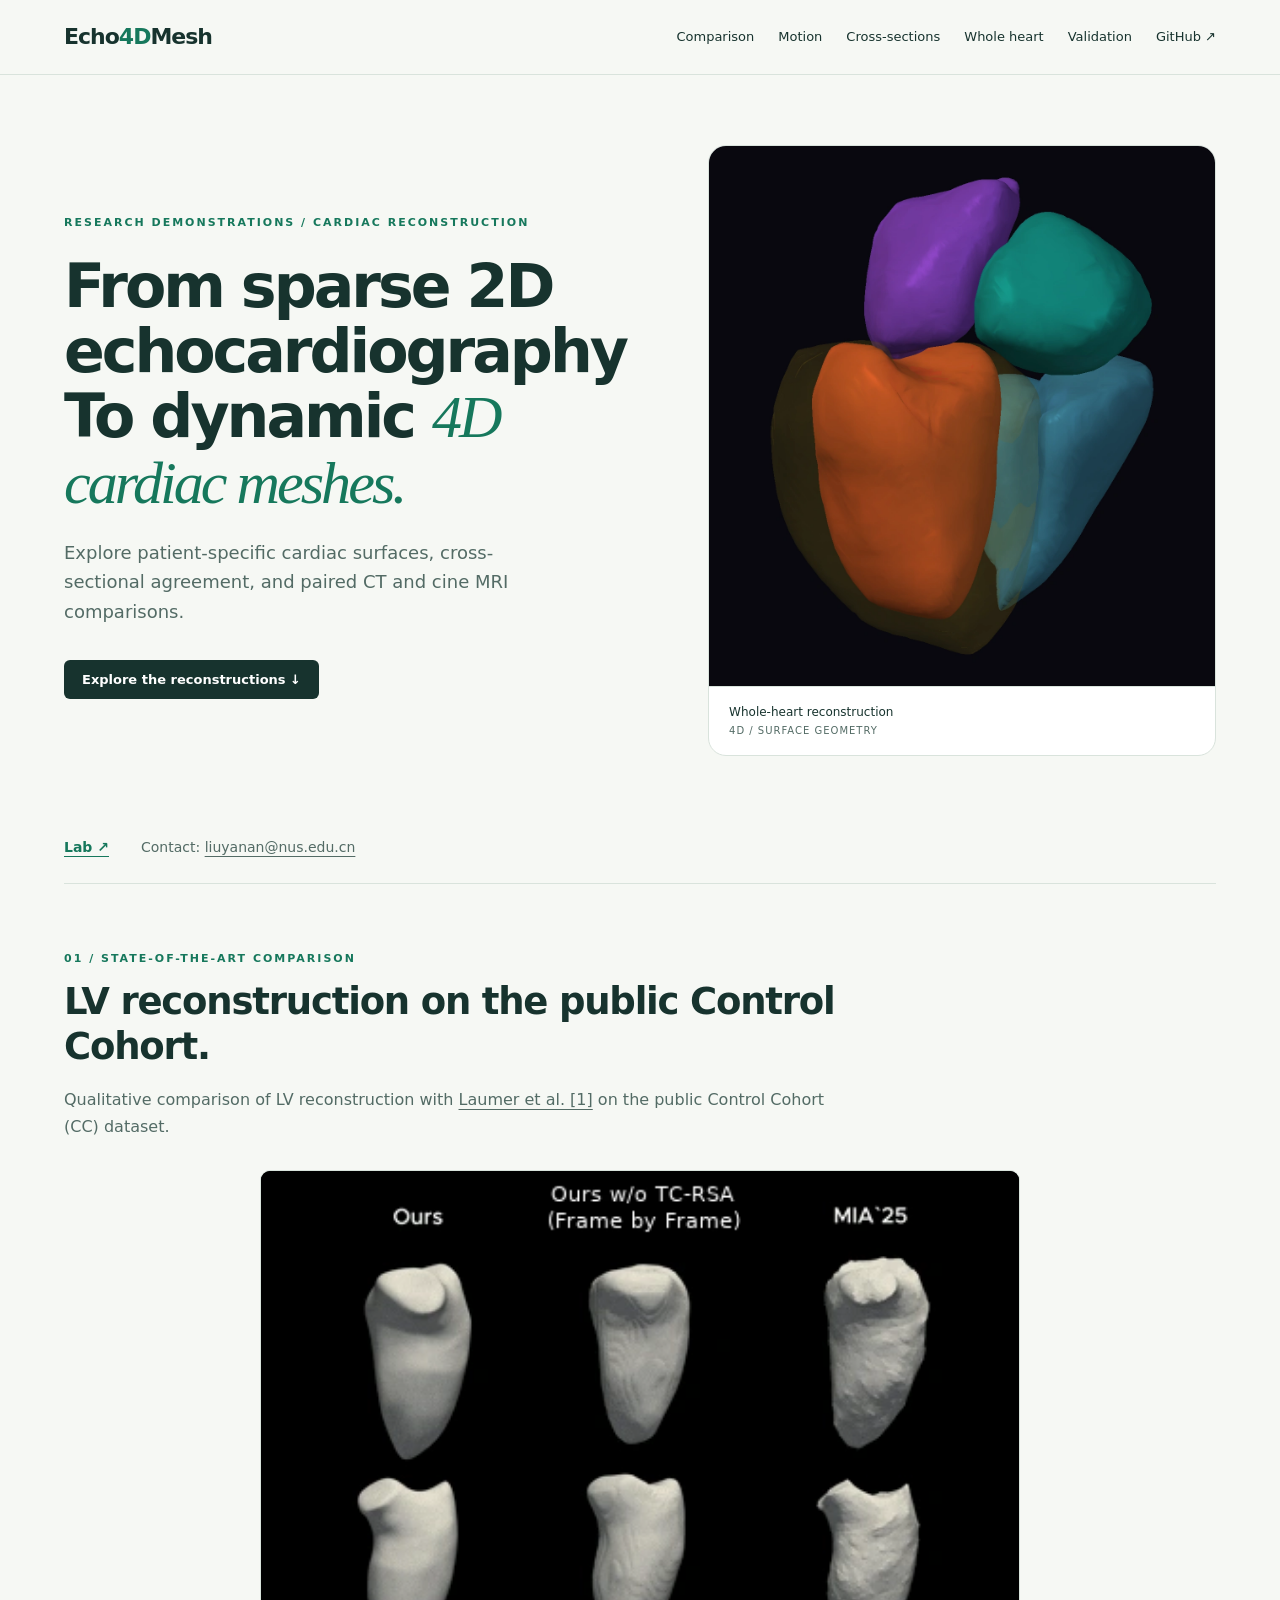
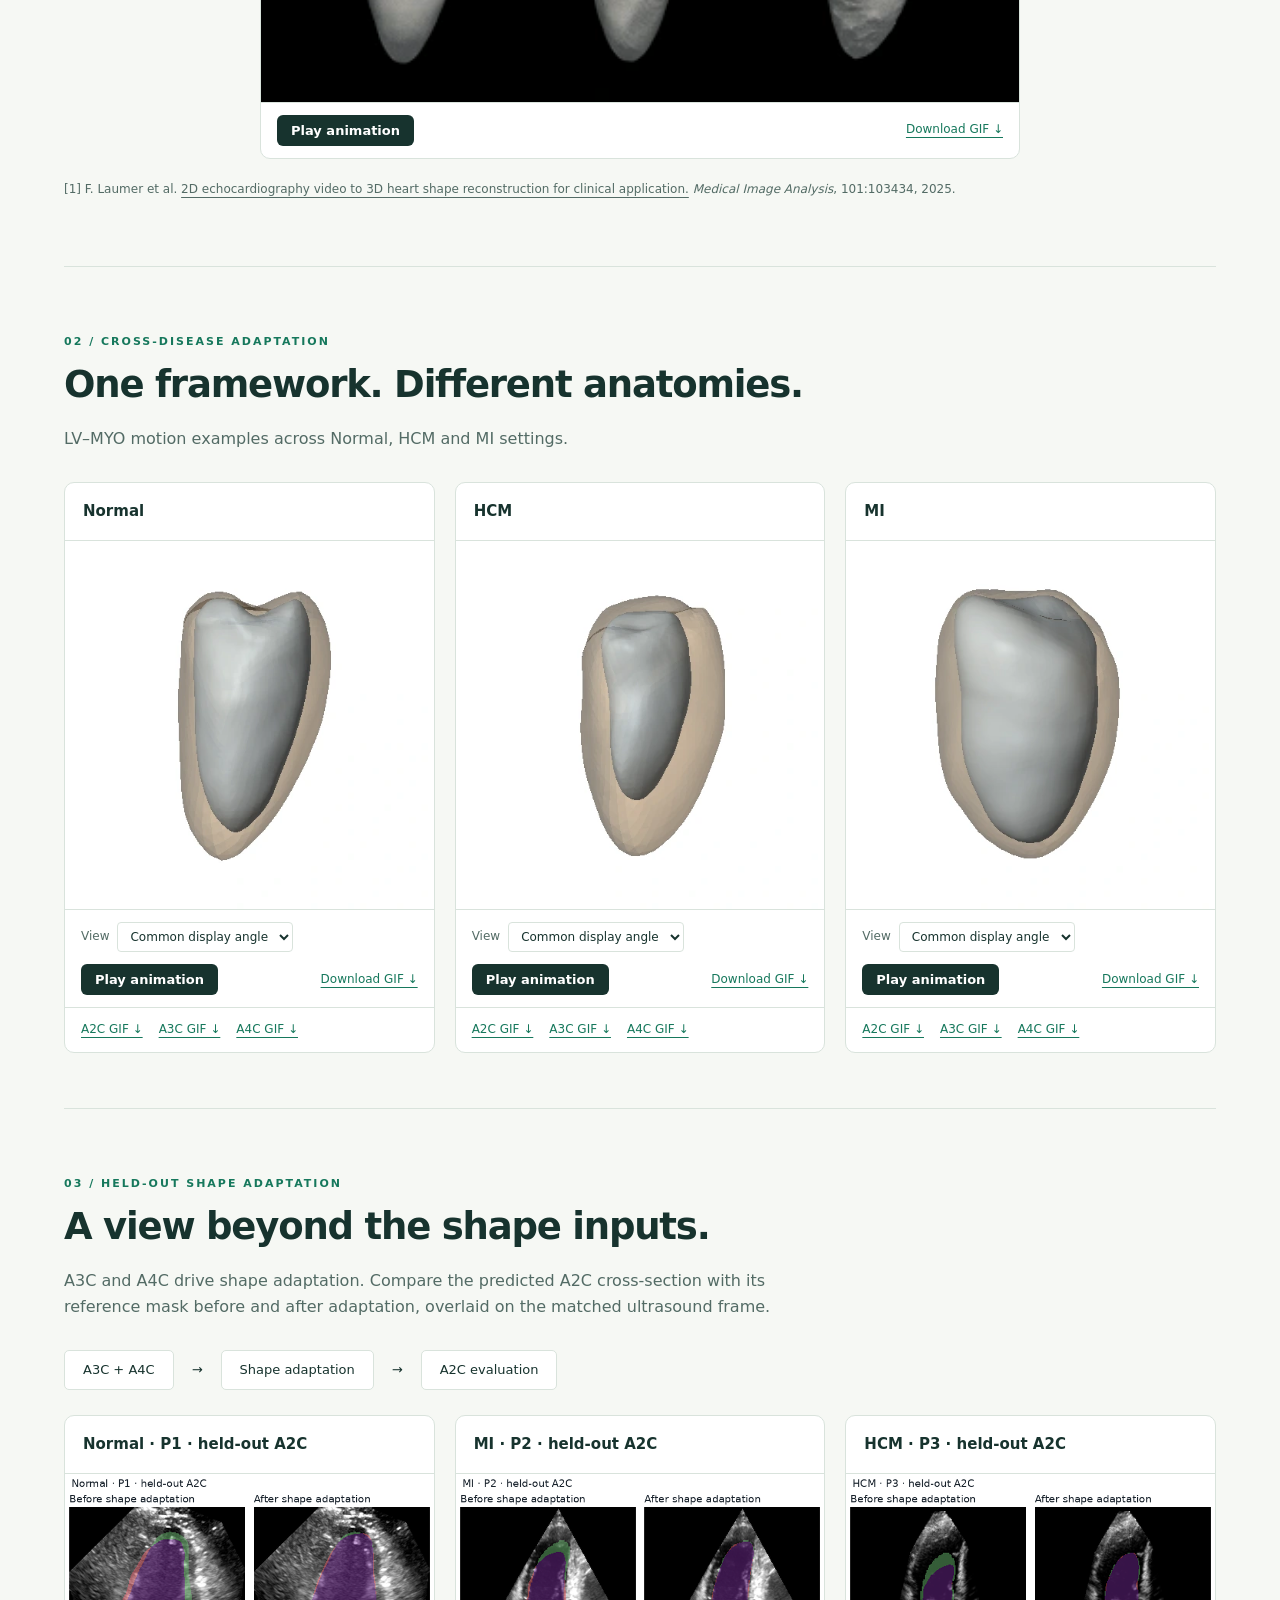
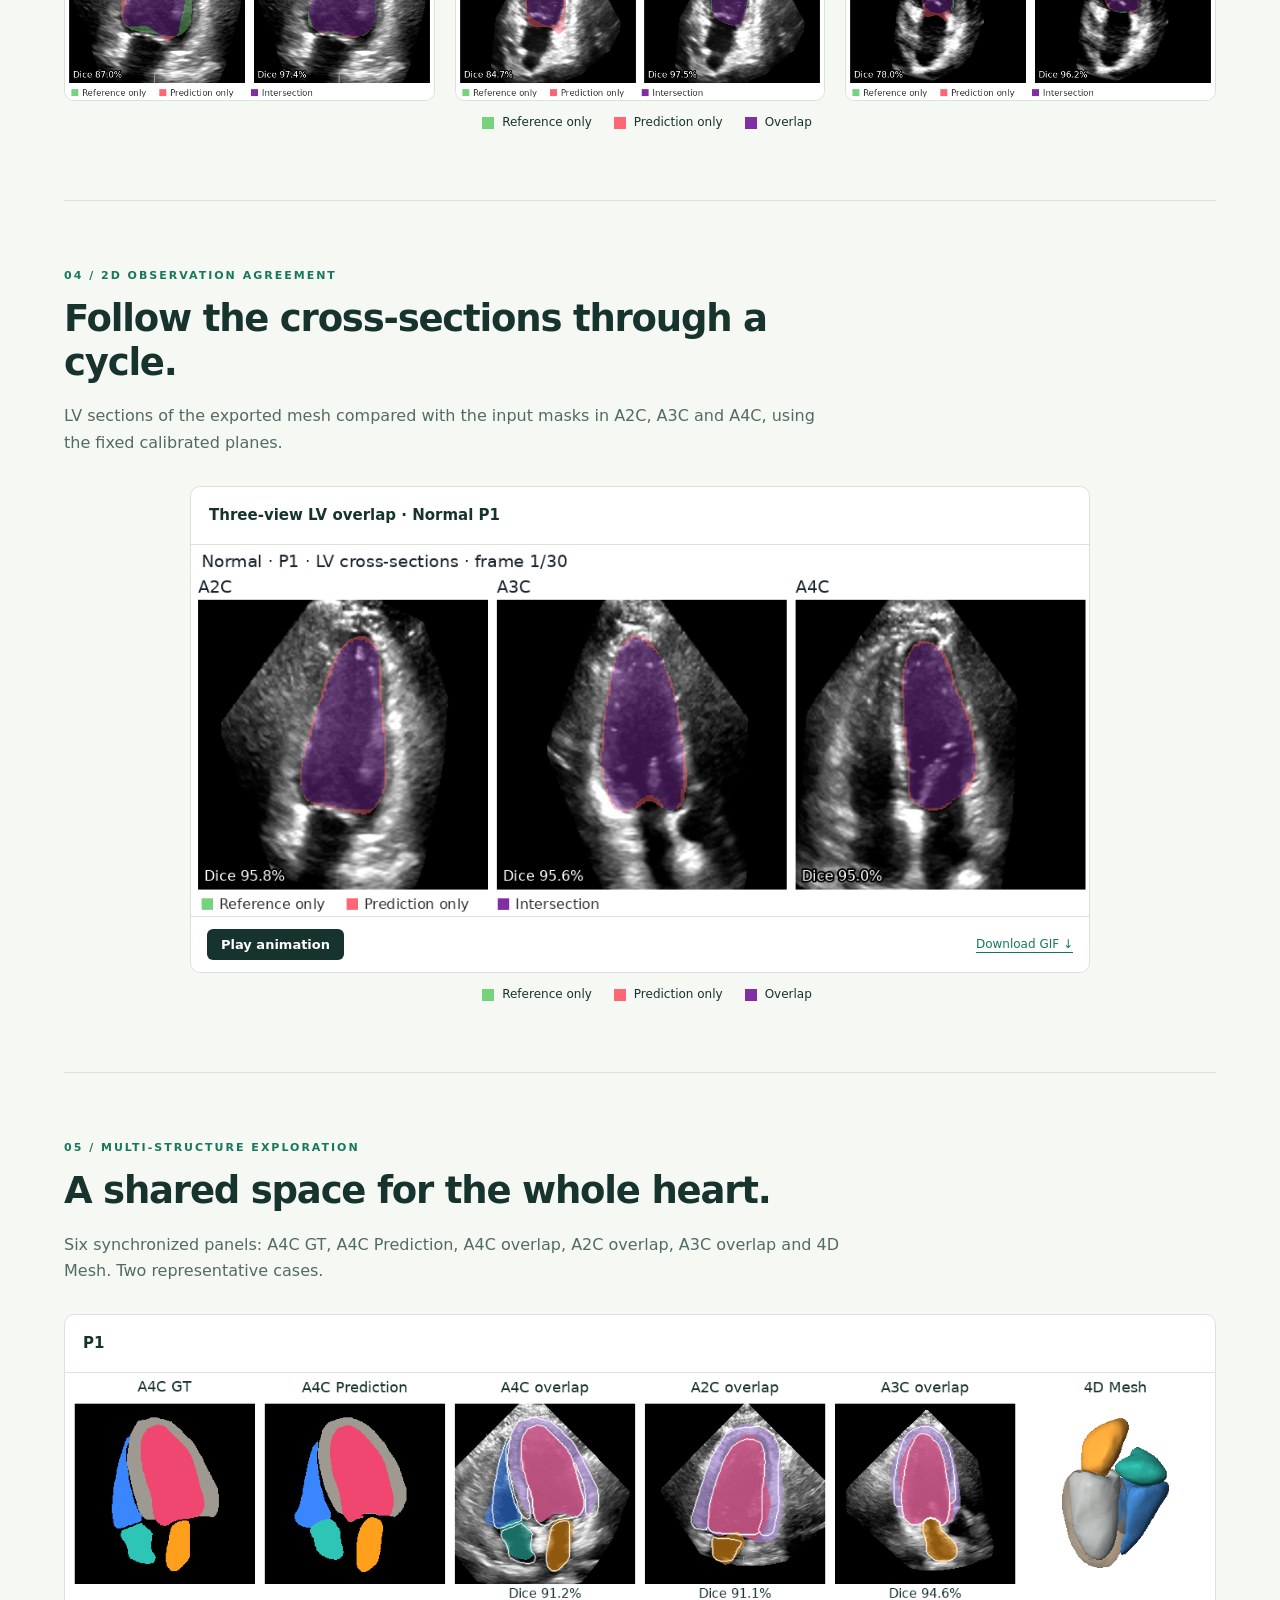
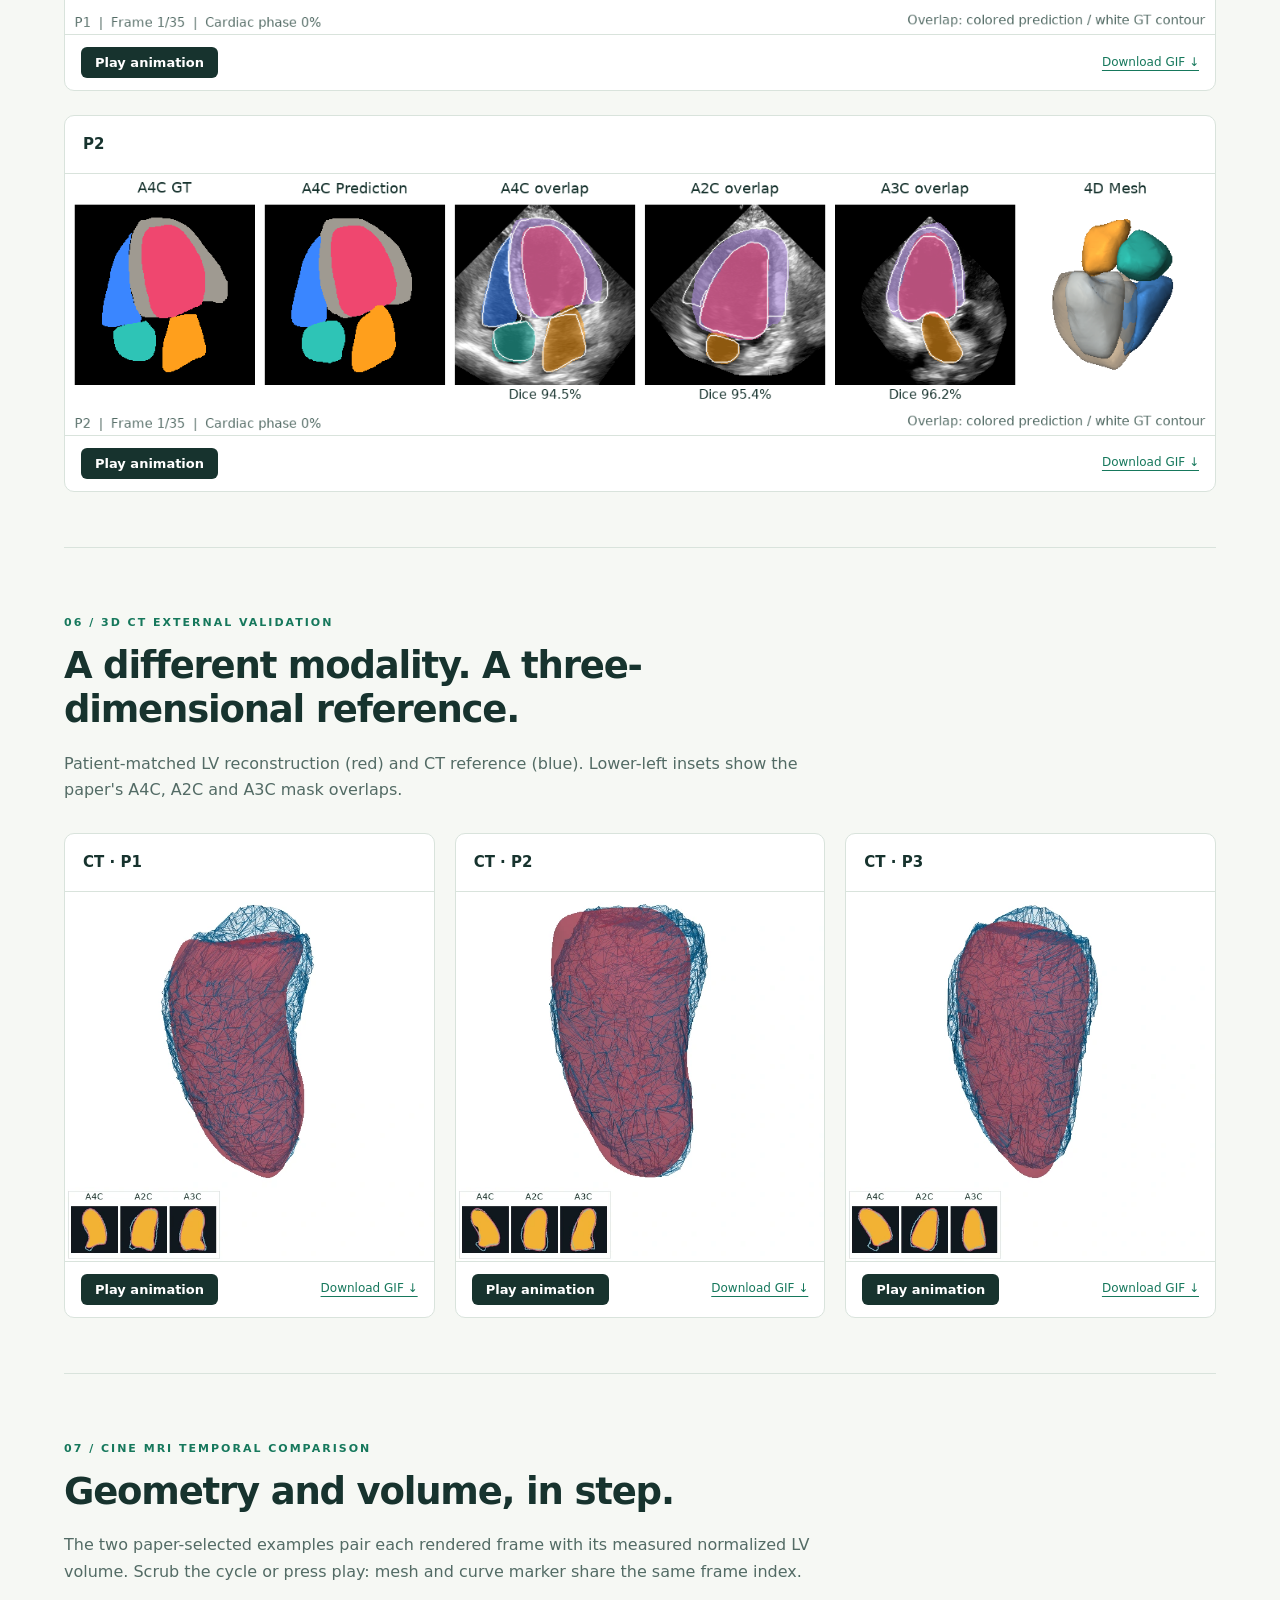
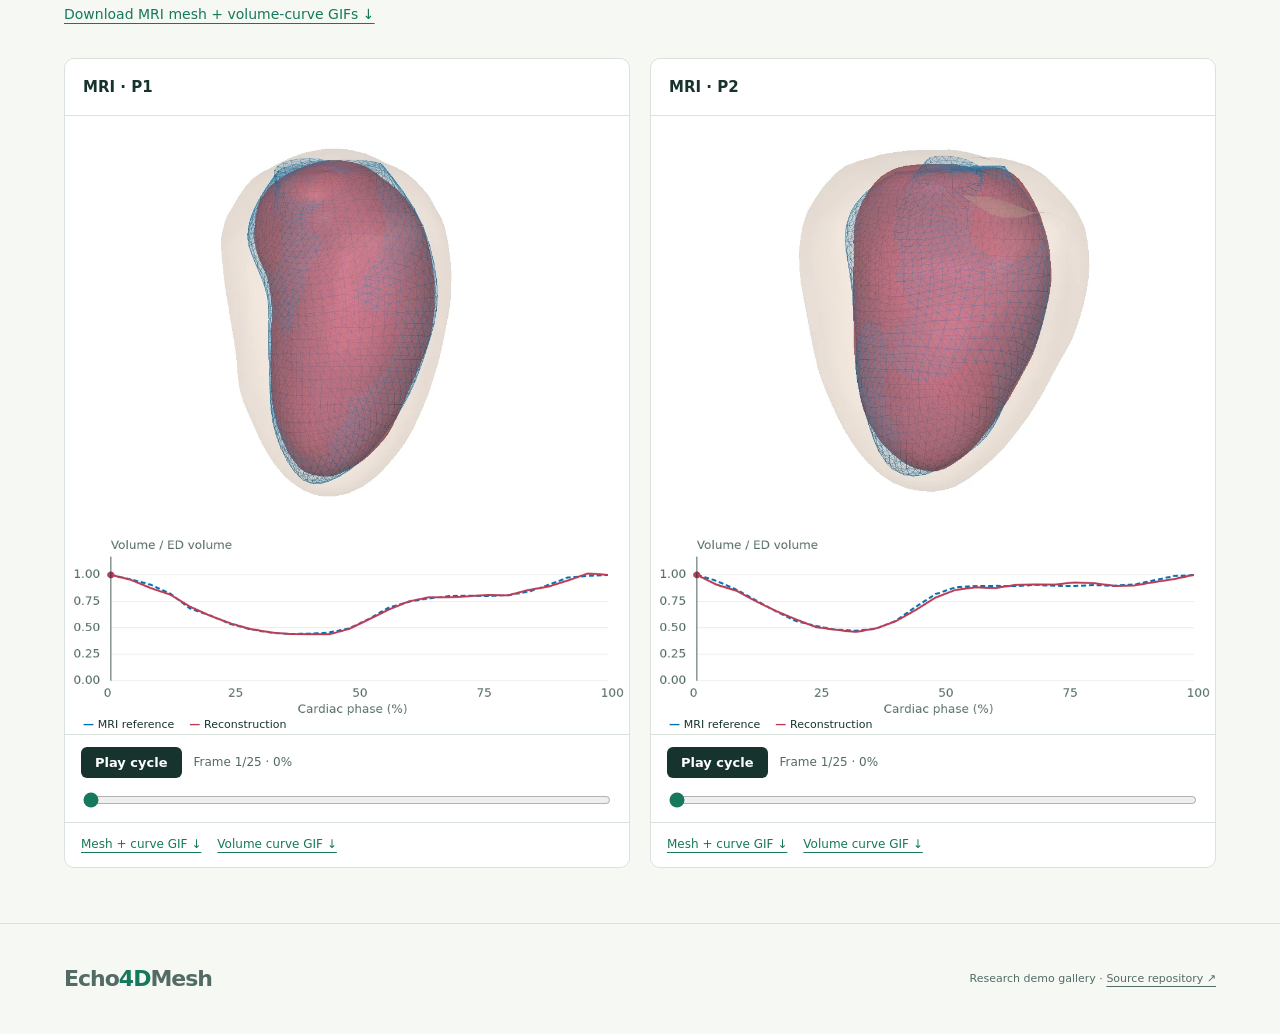
<file: docs/index.html>
<!doctype html>
<html lang="en"><head><meta charset="utf-8"><meta name="viewport" content="width=device-width, initial-scale=1"><meta name="description" content="Echo4DMesh: from sparse 2D echocardiography to dynamic 4D cardiac meshes. Research demonstrations from sparse-view masks."><title>From Sparse 2D Echocardiography to Dynamic 4D Cardiac Meshes · Echo4DMesh</title><link rel="stylesheet" href="style.css?v=wholeheart-gtfilled-20261106"><script defer src="data.js?v=wholeheart-gtfilled-20261106"></script><script defer src="app.js?v=wholeheart-gtfilled-20261106"></script></head>
<body><header><a class="brand" href="#">Echo<span>4D</span>Mesh</a><nav aria-label="Main navigation"><a href="#comparison">Comparison</a><a href="#clinical">Motion</a><a href="#overlap">Cross-sections</a><a href="#wholeheart">Whole heart</a><a href="#validation">Validation</a><a href="https://github.com/lya19971103/Echo4DMesh">GitHub ↗</a></nav></header>
<main><section class="hero"><div><p class="eyebrow">RESEARCH DEMONSTRATIONS / CARDIAC RECONSTRUCTION</p><h1>From sparse 2D echocardiography<br>To dynamic <em>4D cardiac meshes.</em></h1><p class="intro">Explore patient-specific cardiac surfaces, cross-sectional agreement, and paired CT and cine MRI comparisons.</p><a class="button" href="#comparison">Explore the reconstructions ↓</a></div><figure class="hero-media"><img src="assets/wholeheart-cover.webp" alt="Whole-heart reconstruction with translucent colored surfaces on a dark background"><figcaption>Whole-heart reconstruction<span>4D / surface geometry</span></figcaption></figure></section>
<div class="project-links" aria-label="Lab and contact"><a href="https://digitalheartlab.com/">Lab ↗</a><span>Contact: <a href="mailto:liuyanan@nus.edu.cn">liuyanan@nus.edu.cn</a></span></div>
<section id="comparison"><div class="section-head"><p class="eyebrow">01 / STATE-OF-THE-ART COMPARISON</p><h2>LV reconstruction on the public Control Cohort.</h2><p>Qualitative comparison of LV reconstruction with <a href="#ref-mia25">Laumer et al. [1]</a> on the public Control Cohort (CC) dataset.</p></div><div id="comparison-player" class="comparison-block"></div><p class="note" id="ref-mia25">[1] F. Laumer et al. <a href="https://doi.org/10.1016/j.media.2024.103434">2D echocardiography video to 3D heart shape reconstruction for clinical application.</a> <em>Medical Image Analysis</em>, 101:103434, 2025.</p></section>
<section id="clinical"><div class="section-head"><p class="eyebrow">02 / CROSS-DISEASE ADAPTATION</p><h2>One framework. Different anatomies.</h2><p>LV–MYO motion examples across Normal, HCM and MI settings.</p></div><div id="clinical-grid" class="grid three"></div></section>
<section id="heldout"><div class="section-head"><p class="eyebrow">03 / HELD-OUT SHAPE ADAPTATION</p><h2>A view beyond the shape inputs.</h2><p>A3C and A4C drive shape adaptation. Compare the predicted A2C cross-section with its reference mask before and after adaptation, overlaid on the matched ultrasound frame.</p></div><div class="protocol"><span>A3C + A4C</span><span aria-hidden="true">→</span><span>Shape adaptation</span><span aria-hidden="true">→</span><span>A2C evaluation</span></div><div id="heldout-grid" class="grid three"></div><p class="legend"><i class="green"></i>Reference only <i class="red"></i>Prediction only <i class="purple"></i>Overlap</p></section>
<section id="overlap"><div class="section-head"><p class="eyebrow">04 / 2D OBSERVATION AGREEMENT</p><h2>Follow the cross-sections through a cycle.</h2><p>LV sections of the exported mesh compared with the input masks in A2C, A3C and A4C, using the fixed calibrated planes.</p></div><div id="overlap-player" class="wide"></div><p class="legend"><i class="green"></i>Reference only <i class="red"></i>Prediction only <i class="purple"></i>Overlap</p></section>
<section id="wholeheart"><div class="section-head"><p class="eyebrow">05 / MULTI-STRUCTURE EXPLORATION</p><h2>A shared space for the whole heart.</h2><p>Six synchronized panels: A4C GT, A4C Prediction, A4C overlap, A2C overlap, A3C overlap and 4D Mesh. Two representative cases.</p></div><div id="wholeheart-grid" class="grid wholeheart-sequences"></div></section>
<section id="validation"><div class="section-head"><p class="eyebrow">06 / 3D CT EXTERNAL VALIDATION</p><h2>A different modality. A three-dimensional reference.</h2><p>Patient-matched LV reconstruction (red) and CT reference (blue). Lower-left insets show the paper's A4C, A2C and A3C mask overlaps.</p></div><div id="ct-grid" class="grid three"></div></section>
<section id="mri"><div class="section-head"><p class="eyebrow">07 / CINE MRI TEMPORAL COMPARISON</p><h2>Geometry and volume, in step.</h2><p>The two paper-selected examples pair each rendered frame with its measured normalized LV volume. Scrub the cycle or press play: mesh and curve marker share the same frame index.</p><a class="download-link" href="assets/MRI_mesh_and_volume_GIFs.zip" download>Download MRI mesh + volume-curve GIFs ↓</a></div><div id="mri-grid" class="grid two"></div></section>
</main>
<footer><a class="brand" href="#">Echo<span>4D</span>Mesh</a><p>Research demo gallery · <a href="https://github.com/lya19971103/Echo4DMesh">Source repository ↗</a></p></footer></body></html>
</file>
<file: docs/style.css>
:root{--ink:#17332e;--muted:#536b65;--paper:#f6f8f4;--accent:#16785c;--line:#d9e3dc}*{box-sizing:border-box}html{scroll-behavior:smooth;scroll-padding-top:90px}body{margin:0;color:var(--ink);background:var(--paper);font:16px/1.65 system-ui,-apple-system,BlinkMacSystemFont,"Segoe UI",sans-serif}header{display:flex;justify-content:space-between;align-items:center;gap:24px;padding:19px 5vw;border-bottom:1px solid var(--line);background:#f6f8f4f5;position:sticky;top:0;z-index:5;backdrop-filter:blur(12px)}a{color:inherit;text-underline-offset:4px}.brand{font-weight:800;font-size:22px;letter-spacing:-1px;text-decoration:none;white-space:nowrap}.brand span{color:var(--accent)}nav{display:flex;gap:24px;font-size:13px}nav a{text-decoration:none}nav a:hover{color:var(--accent)}main{max-width:1280px;margin:auto;padding:0 5vw}.hero{display:grid;grid-template-columns:1.15fr 1fr;gap:60px;align-items:center;padding:70px 0 80px}.eyebrow{font-size:11px;letter-spacing:2px;font-weight:750;color:var(--accent)}h1{font-size:clamp(38px,4.7vw,66px);line-height:1.08;font-weight:650;letter-spacing:-3px;margin:22px 0}h1 em{font-family:Georgia,serif;font-weight:normal;color:var(--accent)}.intro{font-size:18px;color:var(--muted);max-width:500px}.button,button{display:inline-block;background:var(--ink);color:white;border:0;border-radius:6px;padding:12px 18px;font:600 13px system-ui;cursor:pointer;text-decoration:none}.button{margin-top:15px}.fine{font-size:11px;color:var(--muted);margin-top:20px}.hero-media{margin:0;background:white;border:1px solid var(--line);border-radius:18px;overflow:hidden}.hero-media img{width:100%;display:block}.hero-media figcaption{padding:16px 20px;font-size:12px;border-top:1px solid var(--line)}figcaption span{display:block;color:var(--muted);font-size:10px;text-transform:uppercase;letter-spacing:1px}section:not(.hero){padding:55px 0;border-top:1px solid var(--line)}.section-head{max-width:780px;margin-bottom:30px}h2{font-size:clamp(25px,3vw,37px);line-height:1.2;letter-spacing:-1.2px;font-weight:650;margin:12px 0 18px}.section-head p:not(.eyebrow),.note{color:var(--muted)}.grid{display:grid;gap:20px}.three{grid-template-columns:repeat(3,1fr)}.two{grid-template-columns:repeat(2,1fr)}.card{background:white;border:1px solid var(--line);border-radius:10px;overflow:hidden}.card h3{font-size:15px;margin:0;padding:16px 18px;border-bottom:1px solid var(--line)}.card img{width:100%;display:block;object-fit:contain}.controls{display:flex;align-items:center;gap:12px;padding:12px 16px;border-top:1px solid var(--line);flex-wrap:wrap;font-size:12px}.controls a{margin-left:auto;color:var(--accent)}button{padding:8px 14px}button:hover{background:var(--accent)}button:focus-visible,a:focus-visible,input:focus-visible{outline:3px solid #d39632;outline-offset:3px}.note{font-size:12px;line-height:1.7;margin-top:20px;max-width:1000px}.protocol{display:flex;gap:18px;align-items:center;flex-wrap:wrap;margin:0 0 25px;font-size:13px}.protocol span:nth-child(odd){border:1px solid var(--line);padding:8px 18px;border-radius:5px;background:white}.legend{display:flex;align-items:center;justify-content:center;gap:8px;font-size:12px;flex-wrap:wrap}.legend i{width:12px;height:12px;margin-left:14px}.green{background:#77d27e}.red{background:#ff6675}.purple{background:#7f2ea4}.wide{max-width:900px;margin:auto}.wide img{width:100%}.mri-image{max-height:420px}.mri-curve{width:100%;height:180px;display:block}.slider{width:100%;accent-color:var(--accent)}.readout{font-variant-numeric:tabular-nums;color:var(--muted)}.chart-legend{display:flex;gap:15px;padding:0 18px;font-size:11px}.chart-legend span:before{content:'— ';font-weight:bold;color:var(--c)}.methods h3{font-size:16px}.methods .grid p{font-size:13px;color:var(--muted)}footer{border-top:1px solid var(--line);padding:35px 5vw;display:flex;gap:35px;justify-content:space-between;align-items:center;font-size:11px;color:var(--muted)}@media(max-width:800px){header{flex-wrap:wrap;gap:9px}nav{gap:14px;flex-wrap:wrap;font-size:11px}.hero{grid-template-columns:1fr;gap:25px;padding:35px 0}.hero-media{max-width:420px}h1{letter-spacing:-1.8px}.three,.two{grid-template-columns:1fr}.card{max-width:620px;width:100%;margin:auto}section:not(.hero){padding:35px 0}footer{align-items:flex-start;flex-direction:column;gap:5px}}@media(prefers-reduced-motion:reduce){html{scroll-behavior:auto}}
.view-selector{display:flex;align-items:center;gap:8px;width:100%;color:var(--muted)}.view-selector select{min-width:0;max-width:100%;padding:6px 8px;border:1px solid var(--line);border-radius:4px;background:white;color:var(--ink);font:inherit}.view-downloads{display:flex;flex-wrap:wrap;gap:10px 16px;padding:12px 16px;border-top:1px solid var(--line);font-size:12px;color:var(--accent)}.download-link{font-size:14px;color:var(--accent)}select:focus-visible{outline:3px solid #d39632;outline-offset:3px}
.comparison-block{max-width:760px;margin:0 auto 14px}.comparison-block img{background:black}.comparison-note{margin:0 auto 30px;max-width:760px}.geometry-toggle{background:#685543}
.project-links{display:flex;align-items:center;flex-wrap:wrap;gap:12px 32px;padding:0 0 24px;font-size:14px;color:var(--muted)}.project-links>a{font-weight:650;color:var(--accent)}.project-links a{overflow-wrap:anywhere}
.wholeheart-sequences{grid-template-columns:minmax(0,1fr);gap:24px}.wholeheart-sequences .card{max-width:none;min-width:0}.sixpanel-viewport{overflow-x:auto;overscroll-behavior-x:contain}.sixpanel-viewport:focus-visible{outline:3px solid #d39632;outline-offset:-3px}.sixpanel-viewport img{aspect-ratio:1428/324;width:100%;height:auto}@media(max-width:800px){.sixpanel-viewport img{min-width:1142px}}
</file>
